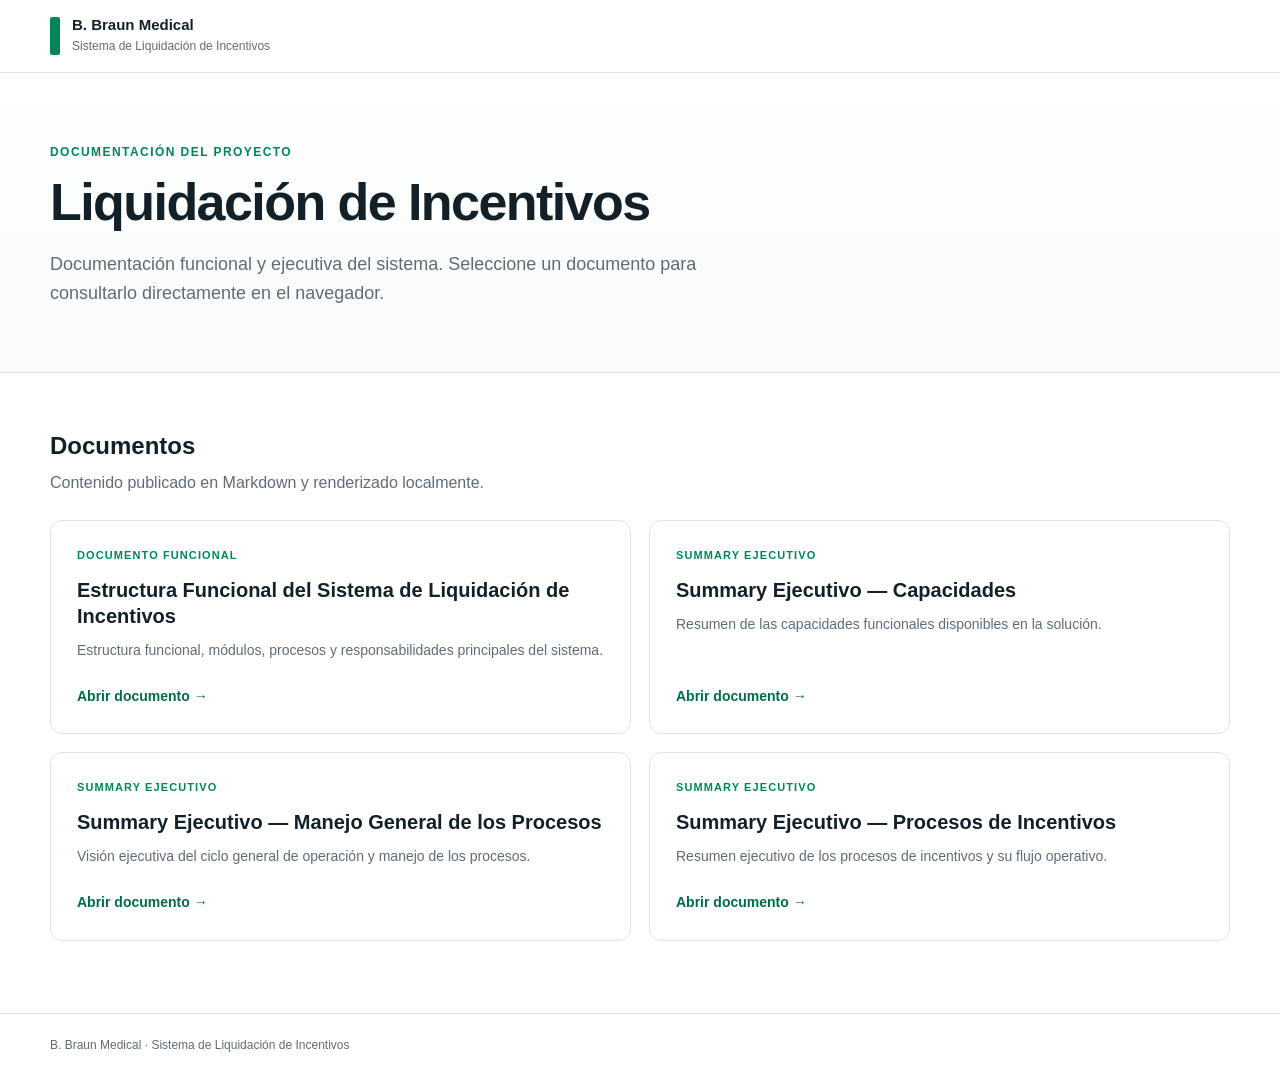
<file: index.html>
<!doctype html>
<html lang="es">
<head>
  <meta charset="utf-8">
  <meta name="viewport" content="width=device-width, initial-scale=1">
  <meta name="color-scheme" content="light">
  <meta name="description" content="Documentación funcional del Sistema de Liquidación de Incentivos de B. Braun Medical.">
  <title>Documentación | B. Braun Incentivos</title>
  <link rel="stylesheet" href="css/styles.css">
</head>
<body data-page="index">
  <header class="site-header">
    <div class="container site-header__inner">
      <a class="brand" href="./" aria-label="Inicio de documentación">
        <span class="brand__mark" aria-hidden="true"></span>
        <span>
          <strong>B. Braun Medical</strong>
          <small>Sistema de Liquidación de Incentivos</small>
        </span>
      </a>
    </div>
  </header>

  <main>
    <section class="hero">
      <div class="container hero__content">
        <span class="eyebrow">DOCUMENTACIÓN DEL PROYECTO</span>
        <h1>Liquidación de Incentivos</h1>
        <p>
          Documentación funcional y ejecutiva del sistema. Seleccione un documento
          para consultarlo directamente en el navegador.
        </p>
      </div>
    </section>

    <section class="container documents-section" aria-labelledby="documents-title">
      <div class="section-heading">
        <h2 id="documents-title">Documentos</h2>
        <p>Contenido publicado en Markdown y renderizado localmente.</p>
      </div>

      <div id="documents-grid" class="documents-grid" aria-live="polite"></div>
    </section>
  </main>

  <footer class="site-footer">
    <div class="container">B. Braun Medical · Sistema de Liquidación de Incentivos</div>
  </footer>

  <script src="js/app.js" defer></script>
</body>
</html>
</file>
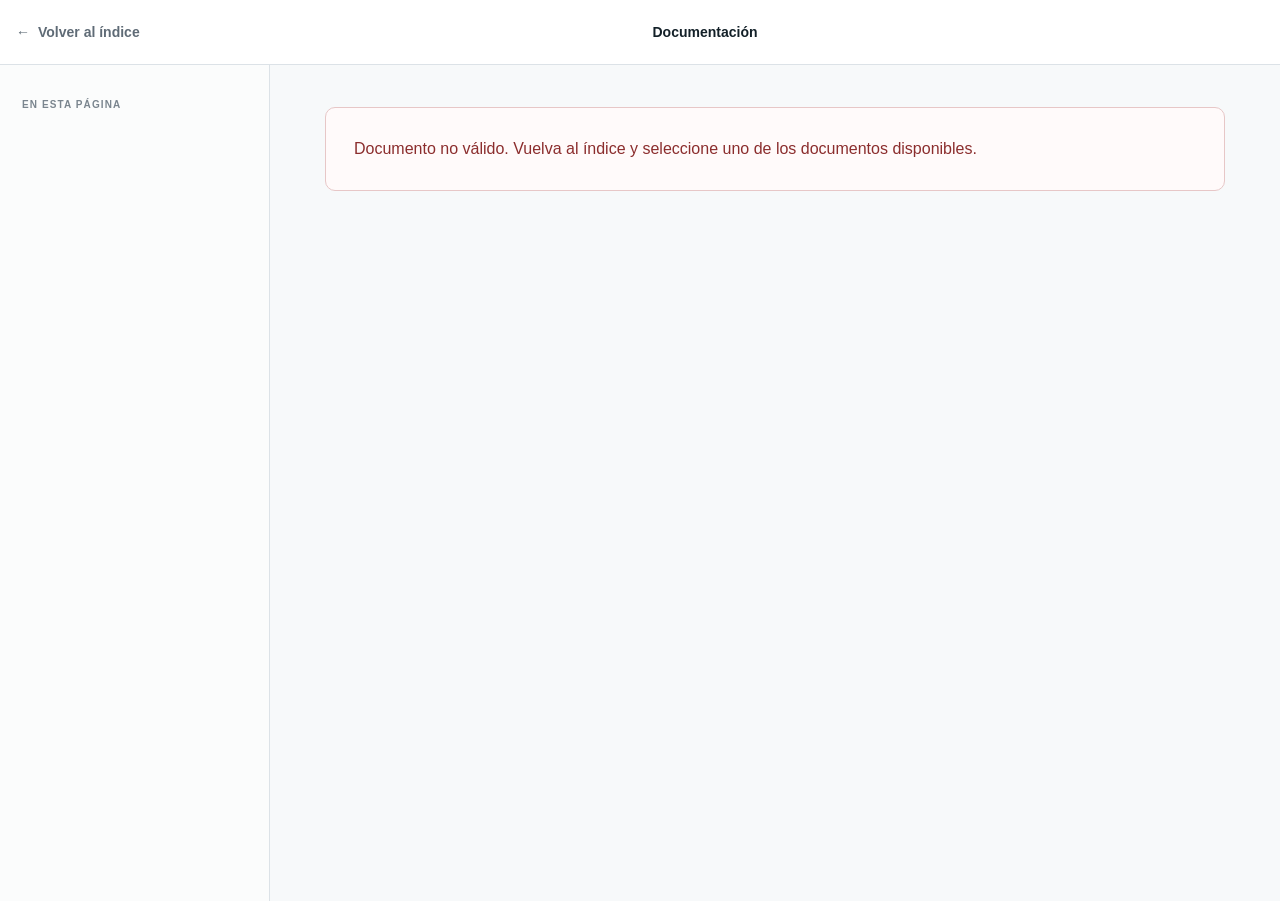
<file: viewer.html>
<!doctype html>
<html lang="es">
<head>
  <meta charset="utf-8">
  <meta name="viewport" content="width=device-width, initial-scale=1">
  <meta name="color-scheme" content="light">
  <meta name="description" content="Visor de documentación del Sistema de Liquidación de Incentivos de B. Braun Medical.">
  <title>Documento | B. Braun Incentivos</title>
  <link rel="stylesheet" href="css/styles.css">
</head>
<body data-page="viewer" class="viewer-page">
  <header class="viewer-header">
    <div class="viewer-header__inner">
      <a class="back-link" href="./" aria-label="Volver al índice de documentación">
        <span aria-hidden="true">←</span>
        <span>Volver al índice</span>
      </a>

      <div class="viewer-header__title" id="viewer-title">Documentación</div>

      <button
        id="toc-toggle"
        class="toc-toggle"
        type="button"
        aria-expanded="false"
        aria-controls="document-toc"
      >
        Índice
      </button>
    </div>
  </header>

  <main class="viewer-shell">
    <aside id="document-toc" class="toc" aria-label="Índice del documento">
      <div class="toc__inner">
        <div class="toc__label">EN ESTA PÁGINA</div>
        <nav id="toc-list"></nav>
      </div>
    </aside>

    <div class="document-column">
      <div id="document-status" class="document-status" role="status">Cargando documento…</div>
      <article id="document-content" class="markdown-body" hidden></article>
    </div>
  </main>

  <script src="js/marked.min.js"></script>
  <script src="js/purify.min.js"></script>
  <script src="js/app.js" defer></script>
</body>
</html>
</file>
<file: css/styles.css>
:root {
  --brand: #008559;
  --brand-dark: #006b48;
  --brand-soft: #eaf6f0;
  --brand-border: #b8e8d0;
  --text: #1f2933;
  --text-soft: #5f6b76;
  --heading: #132028;
  --border: #dce2e7;
  --surface: #ffffff;
  --surface-soft: #f7f9fa;
  --code-bg: #f3f5f6;
  --shadow: 0 8px 24px rgba(20, 42, 35, 0.07);
  --reading-width: 900px;
  --container-width: 1180px;
}

* {
  box-sizing: border-box;
}

html {
  scroll-behavior: smooth;
}

body {
  margin: 0;
  min-width: 320px;
  background: var(--surface);
  color: var(--text);
  font-family: Inter, "Segoe UI", Roboto, Helvetica, Arial, sans-serif;
  font-size: 16px;
  line-height: 1.6;
  -webkit-font-smoothing: antialiased;
}

a {
  color: var(--brand-dark);
}

a:hover {
  color: var(--brand);
}

a:focus-visible,
button:focus-visible {
  outline: 3px solid rgba(0, 133, 89, 0.25);
  outline-offset: 3px;
}

.container {
  width: min(calc(100% - 40px), var(--container-width));
  margin-inline: auto;
}

.site-header {
  border-bottom: 1px solid var(--border);
  background: rgba(255, 255, 255, 0.97);
}

.site-header__inner {
  min-height: 72px;
  display: flex;
  align-items: center;
}

.brand {
  display: inline-flex;
  align-items: center;
  gap: 12px;
  color: var(--heading);
  text-decoration: none;
}

.brand__mark {
  width: 10px;
  height: 38px;
  border-radius: 2px;
  background: var(--brand);
}

.brand strong,
.brand small {
  display: block;
}

.brand strong {
  font-size: 15px;
  line-height: 1.25;
}

.brand small {
  margin-top: 3px;
  color: var(--text-soft);
  font-size: 12px;
}

.hero {
  border-bottom: 1px solid var(--border);
  background:
    linear-gradient(180deg, #ffffff 0%, #f8fbfa 100%);
}

.hero__content {
  padding-block: 70px 64px;
}

.eyebrow {
  display: block;
  margin-bottom: 12px;
  color: var(--brand);
  font-size: 12px;
  font-weight: 700;
  letter-spacing: 0.12em;
}

.hero h1 {
  max-width: 780px;
  margin: 0;
  color: var(--heading);
  font-size: clamp(32px, 5vw, 52px);
  line-height: 1.08;
  letter-spacing: -0.03em;
}

.hero p {
  max-width: 720px;
  margin: 20px 0 0;
  color: var(--text-soft);
  font-size: 18px;
}

.documents-section {
  padding-block: 54px 72px;
}

.section-heading {
  margin-bottom: 24px;
}

.section-heading h2 {
  margin: 0;
  color: var(--heading);
  font-size: 24px;
}

.section-heading p {
  margin: 5px 0 0;
  color: var(--text-soft);
}

.documents-grid {
  display: grid;
  grid-template-columns: repeat(2, minmax(0, 1fr));
  gap: 18px;
}

.document-card {
  position: relative;
  display: flex;
  min-height: 180px;
  flex-direction: column;
  padding: 26px;
  border: 1px solid var(--border);
  border-radius: 12px;
  background: var(--surface);
  color: inherit;
  text-decoration: none;
  transition: border-color 160ms ease, box-shadow 160ms ease, transform 160ms ease;
}

.document-card:hover {
  transform: translateY(-2px);
  border-color: var(--brand-border);
  box-shadow: var(--shadow);
  color: inherit;
}

.document-card__type {
  margin-bottom: 12px;
  color: var(--brand);
  font-size: 11px;
  font-weight: 700;
  letter-spacing: 0.1em;
}

.document-card h3 {
  margin: 0;
  color: var(--heading);
  font-size: 20px;
  line-height: 1.3;
}

.document-card p {
  margin: 10px 0 24px;
  color: var(--text-soft);
  font-size: 14px;
}

.document-card__open {
  margin-top: auto;
  color: var(--brand-dark);
  font-size: 14px;
  font-weight: 600;
}

.site-footer {
  padding-block: 22px;
  border-top: 1px solid var(--border);
  color: var(--text-soft);
  font-size: 12px;
}

/* Viewer */
.viewer-page {
  background: var(--surface-soft);
}

.viewer-header {
  position: sticky;
  z-index: 50;
  top: 0;
  border-bottom: 1px solid var(--border);
  background: rgba(255, 255, 255, 0.97);
  backdrop-filter: blur(10px);
}

.viewer-header__inner {
  width: min(calc(100% - 32px), 1440px);
  min-height: 64px;
  margin-inline: auto;
  display: grid;
  grid-template-columns: 220px minmax(0, 1fr) 90px;
  align-items: center;
  gap: 18px;
}

.back-link {
  display: inline-flex;
  align-items: center;
  gap: 8px;
  width: max-content;
  color: var(--text-soft);
  font-size: 14px;
  font-weight: 600;
  text-decoration: none;
}

.viewer-header__title {
  overflow: hidden;
  color: var(--heading);
  font-size: 14px;
  font-weight: 600;
  text-align: center;
  text-overflow: ellipsis;
  white-space: nowrap;
}

.toc-toggle {
  display: none;
  justify-self: end;
  padding: 7px 11px;
  border: 1px solid var(--border);
  border-radius: 7px;
  background: var(--surface);
  color: var(--heading);
  font: inherit;
  font-size: 13px;
  font-weight: 600;
  cursor: pointer;
}

.viewer-shell {
  width: min(100%, 1440px);
  min-height: calc(100vh - 64px);
  margin-inline: auto;
  display: grid;
  grid-template-columns: 270px minmax(0, 1fr);
}

.toc {
  border-right: 1px solid var(--border);
  background: #fbfcfc;
}

.toc__inner {
  position: sticky;
  top: 64px;
  max-height: calc(100vh - 64px);
  overflow-y: auto;
  padding: 32px 22px 40px;
}

.toc__label {
  margin-bottom: 12px;
  color: #7a858e;
  font-size: 10px;
  font-weight: 800;
  letter-spacing: 0.11em;
}

#toc-list ul {
  margin: 0;
  padding: 0;
  list-style: none;
}

#toc-list li {
  margin: 0;
}

#toc-list a {
  display: block;
  padding: 6px 8px;
  border-left: 2px solid transparent;
  color: var(--text-soft);
  font-size: 13px;
  line-height: 1.35;
  text-decoration: none;
}

#toc-list a:hover {
  border-left-color: var(--brand-border);
  color: var(--brand-dark);
  background: var(--brand-soft);
}

#toc-list a.toc-level-3 {
  padding-left: 20px;
  font-size: 12px;
}

.document-column {
  min-width: 0;
  padding: 42px 48px 80px;
}

.document-status,
.markdown-body {
  width: min(100%, var(--reading-width));
  margin-inline: auto;
}

.document-status {
  padding: 28px;
  border: 1px solid var(--border);
  border-radius: 10px;
  background: var(--surface);
  color: var(--text-soft);
}

.document-status--error {
  border-color: #e7c7c7;
  color: #8b2d2d;
  background: #fffafa;
}

.markdown-body {
  padding: 48px 58px 64px;
  border: 1px solid var(--border);
  border-radius: 12px;
  background: var(--surface);
  box-shadow: 0 3px 14px rgba(29, 45, 39, 0.035);
}

.markdown-body > :first-child {
  margin-top: 0 !important;
}

.markdown-body > :last-child {
  margin-bottom: 0 !important;
}

.markdown-body h1,
.markdown-body h2,
.markdown-body h3,
.markdown-body h4,
.markdown-body h5,
.markdown-body h6 {
  scroll-margin-top: 86px;
  color: var(--heading);
  line-height: 1.25;
  letter-spacing: -0.015em;
}

.markdown-body h1 {
  margin: 0 0 30px;
  padding-bottom: 18px;
  border-bottom: 1px solid var(--border);
  font-size: 34px;
}

.markdown-body h2 {
  margin: 46px 0 18px;
  padding-bottom: 9px;
  border-bottom: 1px solid #edf0f2;
  font-size: 25px;
}

.markdown-body h3 {
  margin: 34px 0 13px;
  font-size: 20px;
}

.markdown-body h4 {
  margin: 28px 0 10px;
  font-size: 17px;
}

.markdown-body p,
.markdown-body ul,
.markdown-body ol,
.markdown-body blockquote {
  margin-top: 0;
  margin-bottom: 18px;
}

.markdown-body ul,
.markdown-body ol {
  padding-left: 28px;
}

.markdown-body li + li {
  margin-top: 5px;
}

.markdown-body strong {
  color: var(--heading);
}

.markdown-body hr {
  height: 1px;
  margin: 38px 0;
  border: 0;
  background: var(--border);
}

.markdown-body blockquote {
  padding: 12px 18px;
  border-left: 4px solid var(--brand);
  background: var(--brand-soft);
  color: #3f5e52;
}

.markdown-body blockquote > :last-child {
  margin-bottom: 0;
}

.markdown-body code {
  padding: 0.16em 0.38em;
  border-radius: 4px;
  background: var(--code-bg);
  color: #31413a;
  font-family: "Cascadia Code", "SFMono-Regular", Consolas, "Liberation Mono", monospace;
  font-size: 0.88em;
}

.markdown-body pre {
  max-width: 100%;
  margin: 20px 0;
  overflow-x: auto;
  padding: 18px 20px;
  border: 1px solid #e1e6e4;
  border-radius: 8px;
  background: #f5f7f6;
  line-height: 1.55;
}

.markdown-body pre code {
  padding: 0;
  background: transparent;
  color: #24352e;
  font-size: 13px;
}

.markdown-body table {
  display: block;
  width: max-content;
  max-width: 100%;
  margin: 22px 0 28px;
  overflow-x: auto;
  border-spacing: 0;
  border-collapse: collapse;
  font-size: 14px;
  white-space: normal;
}

.markdown-body th,
.markdown-body td {
  min-width: 130px;
  padding: 10px 12px;
  border: 1px solid var(--border);
  vertical-align: top;
  text-align: left;
}

.markdown-body th {
  background: #f2f6f4;
  color: var(--heading);
  font-weight: 700;
}

.markdown-body tr:nth-child(even) td {
  background: #fbfcfc;
}

.markdown-body img {
  display: block;
  max-width: 100%;
  height: auto;
  margin: 24px auto;
}

.markdown-body a {
  text-decoration-thickness: 1px;
  text-underline-offset: 2px;
}

@media (max-width: 900px) {
  .documents-grid {
    grid-template-columns: 1fr;
  }

  .viewer-header__inner {
    grid-template-columns: 1fr auto;
  }

  .viewer-header__title {
    display: none;
  }

  .toc-toggle {
    display: inline-flex;
  }

  .viewer-shell {
    display: block;
  }

  .toc {
    position: fixed;
    z-index: 45;
    inset: 64px 0 auto 0;
    display: none;
    max-height: calc(100vh - 64px);
    overflow-y: auto;
    border-right: 0;
    border-bottom: 1px solid var(--border);
    box-shadow: var(--shadow);
  }

  .toc.is-open {
    display: block;
  }

  .toc__inner {
    position: static;
    max-height: none;
    padding: 22px 24px 28px;
  }

  .document-column {
    padding: 24px 20px 56px;
  }

  .markdown-body {
    padding: 34px 28px 46px;
  }
}

@media (max-width: 560px) {
  .container {
    width: min(calc(100% - 28px), var(--container-width));
  }

  .hero__content {
    padding-block: 48px 44px;
  }

  .hero p {
    font-size: 16px;
  }

  .documents-section {
    padding-block: 38px 48px;
  }

  .document-card {
    min-height: 160px;
    padding: 22px;
  }

  .viewer-header__inner {
    width: calc(100% - 24px);
  }

  .back-link {
    font-size: 13px;
  }

  .document-column {
    padding: 16px 12px 40px;
  }

  .markdown-body {
    padding: 28px 20px 38px;
    border-radius: 8px;
  }

  .markdown-body h1 {
    font-size: 28px;
  }

  .markdown-body h2 {
    font-size: 22px;
  }
}

@media print {
  .viewer-header,
  .toc {
    display: none !important;
  }

  .viewer-shell {
    display: block;
  }

  .document-column {
    padding: 0;
  }

  .markdown-body {
    width: 100%;
    max-width: none;
    padding: 0;
    border: 0;
    box-shadow: none;
  }
}
</file>
